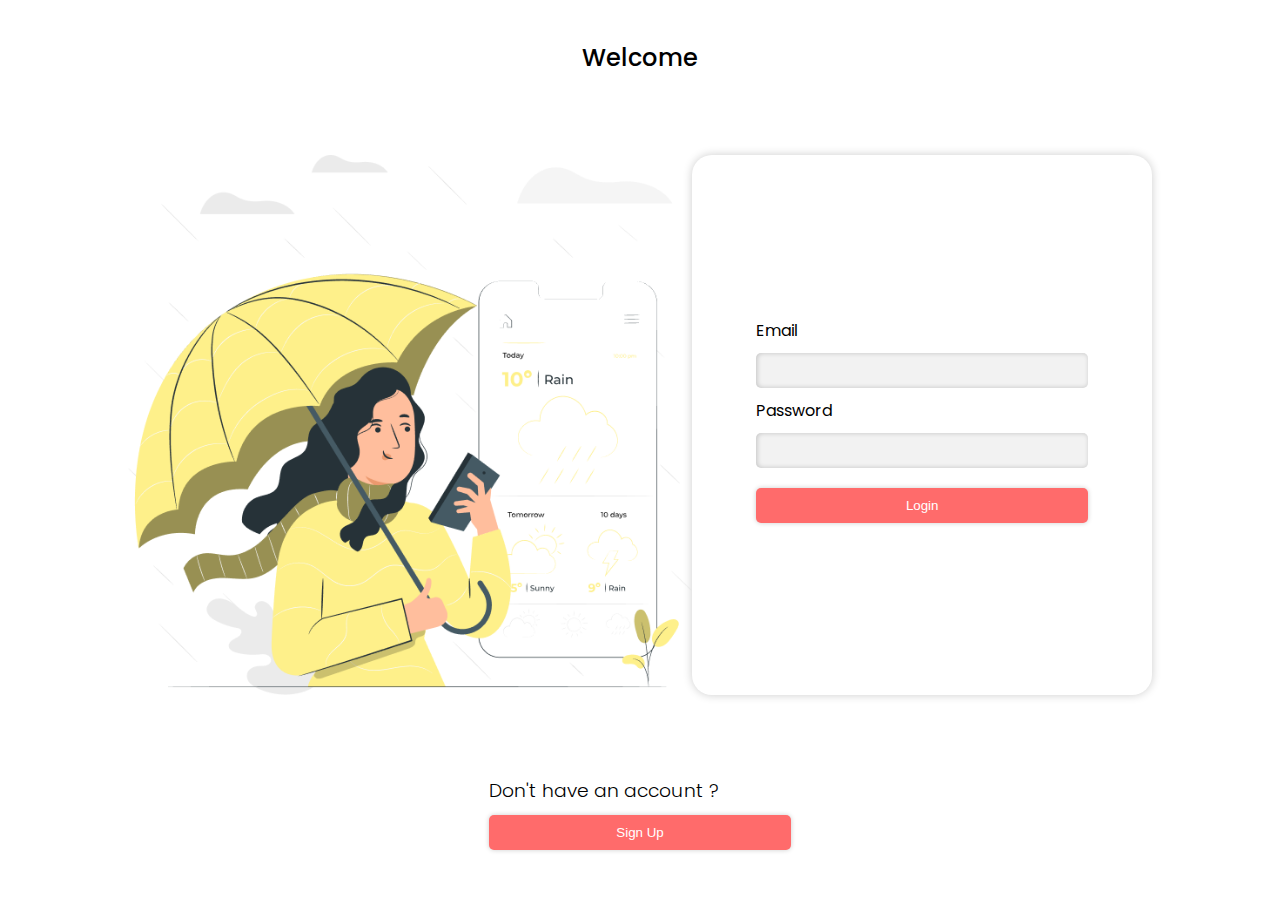
<file: html/login.html>
<!DOCTYPE html>
<html lang="en">
  <head>
    <meta charset="UTF-8" />
    <meta name="viewport" content="width=device-width, initial-scale=1.0" />
    <link rel="stylesheet" href="../css/loginStyle.css" />
    <title>Login</title>
  </head>
  <body>
    <section class="show-container" id="container1">
      <h2>Welcome</h2>
      <section class="section">
        <img src="../assets/authIllustration.png" alt="" />
        <form class="form" id="signInForm" action="">
          <label for="">Email</label>
          <input id="signInEmail" name="email" type="text" />
          <span id="error"></span>
          <label for="">Password</label>
          <input id="signInPassword" name="password" type="password" />
          <span id="signInError"></span>
          <button type="submit">Login</button>
        </form>
      </section>
      <h3>Don't have an account ? <button id="signUpButton">Sign Up</button></h3>
    </section>


    <section class="hiden-container" id="container2">
        <h2>Welcome</h2>
    <section class="section">
      <img src="../assets/authIllustration.png" alt="" />
      <form class="form" id="signUpForm" action="">
        <label for="email">Email</label>
        <input id="email" name="email" type="text" />
        <span id="emailError"></span>
        <label for="password">Password</label>
        <input id="password" name="password" type="password" />
        <span id="passwordError"></span>
        <label for="confirmPassword">Confirm Password</label>
        <input id="confirmPassword" name="confirmPassword" type="password" />
        <span id="confirmPasswordError"></span>
        <button type="submit">Sign Up</button>
      </form>
    </section>
    <h3>Already have an account ? <button id="signInButton">Sign In</button></h3>
    </section>

    <script src="../js/auth.js"></script>
  </body>
</html>
</file>
<file: css/loginStyle.css>
@import url("https://fonts.googleapis.com/css2?family=Poppins:ital,wght@0,100;0,200;0,300;0,400;0,500;0,600;0,700;0,800;0,900;1,100;1,200;1,300;1,400;1,500;1,600;1,700;1,800;1,900&display=swap");
* {
  margin: 0;
  padding: 0;
  box-sizing: border-box;
}
body {
  font-family: "Poppins", sans-serif;
  background: #ffffff;
  height: 100vh;
}
.show-container {
  width: 100%;
  height: 100%;
  display: flex;
  flex-direction: column;
  justify-content: space-around;
  align-items: center;
}

.hiden-container {
  display: none;
}
h2 {
  font-weight: 500;
}
.section {
  display: flex;
  justify-content: space-around;
  align-items: center;
  width: 80%;
  height: 60vh;
}

.section img {
  height: 100%;
}
.form {
  display: flex;
  flex-direction: column;
  justify-content: center;
  align-items: center;
  width: 40vw;
  height: 100%;
  padding: 10vh 5vw;
  border-radius: 20px;
  box-shadow: 0 0 10px 0 rgba(0, 0, 0, 0.2);
}
label {
  align-self: flex-start;
}
input {
  width: 100%;
  padding: 10px;
  margin: 10px 0;
  border: none;
  border-radius: 5px;
  background-color: rgba(0, 0, 0, 0.05);
  box-shadow: inset 1px 0 5px 0 rgba(0, 0, 0, 0.2);
}
button {
  width: 100%;
  padding: 10px;
  margin: 10px 0;
  border: none;
  border-radius: 5px;
  box-shadow: 0 0 5px 0 rgba(0, 0, 0, 0.2);
  background: #ff6b6b;
  color: #ffffff;
  cursor: pointer;
}
h3 {
  font-weight: 300;
}
</file>
